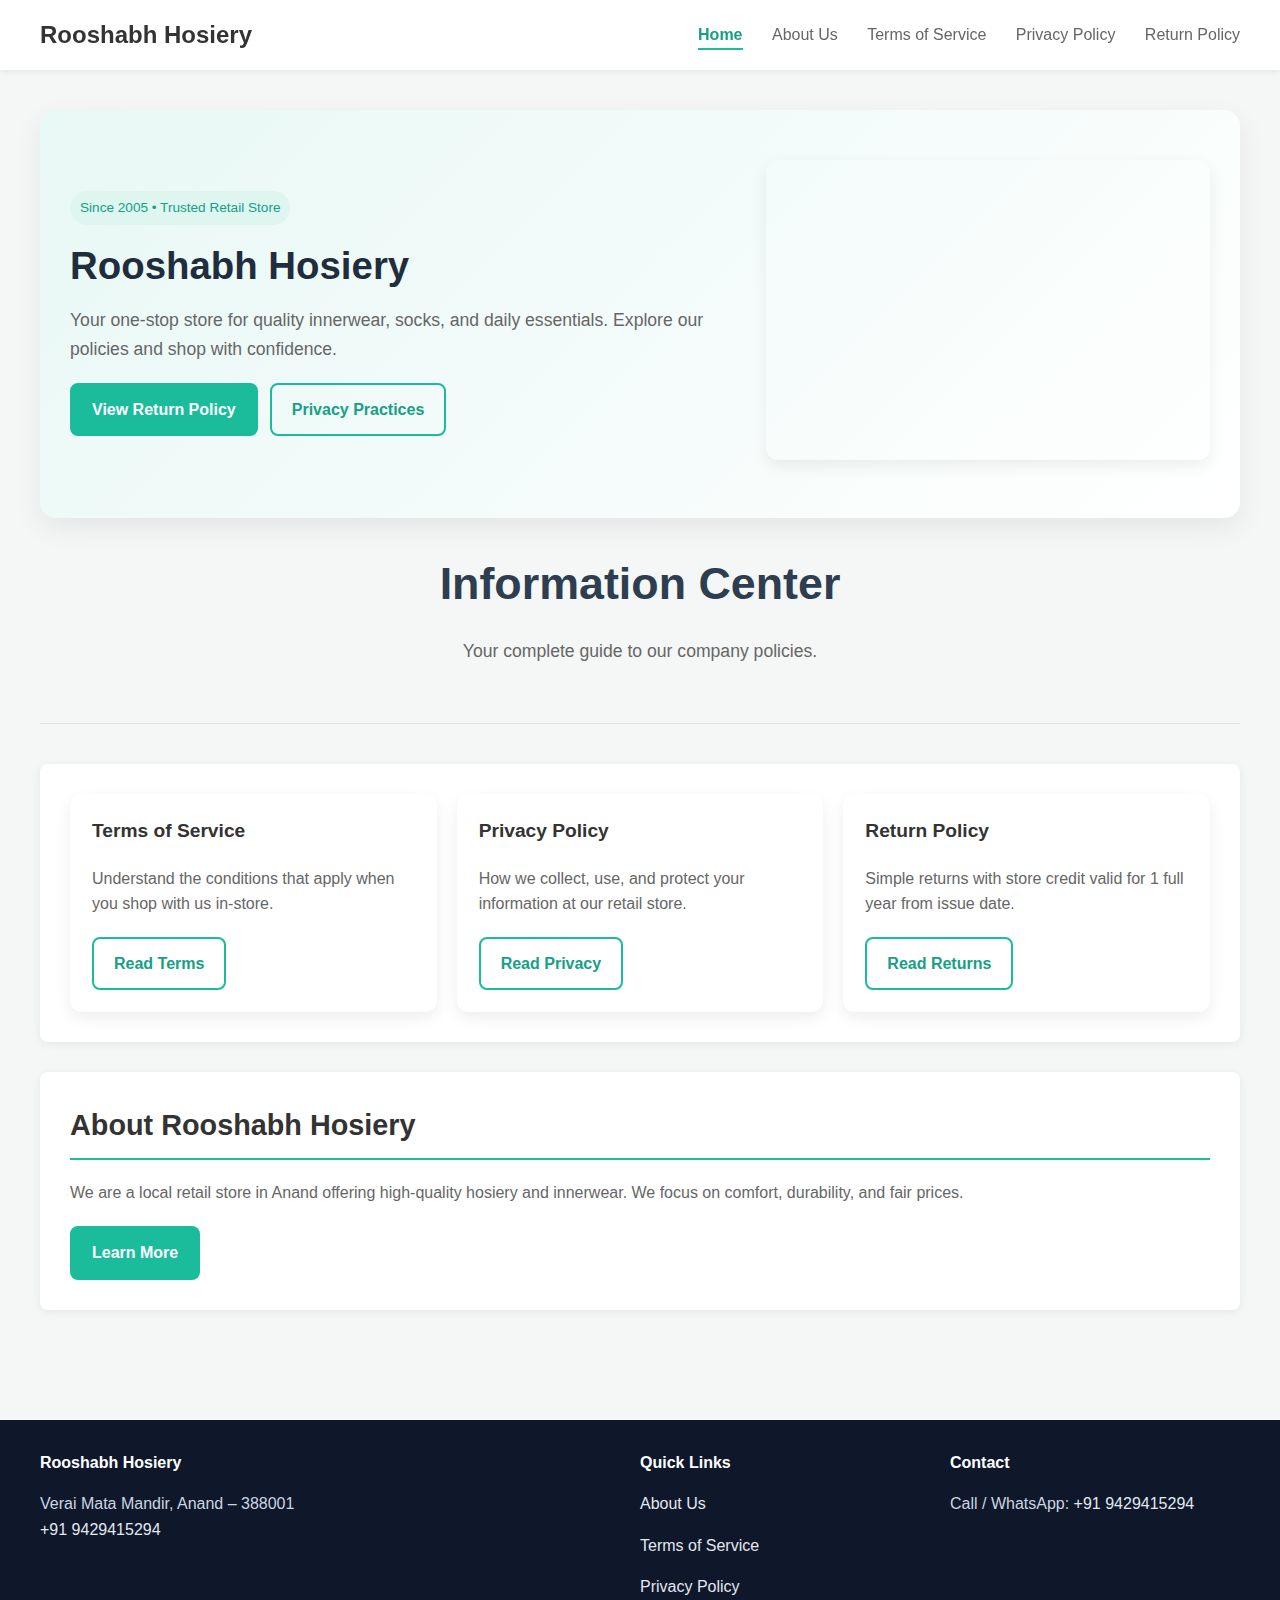
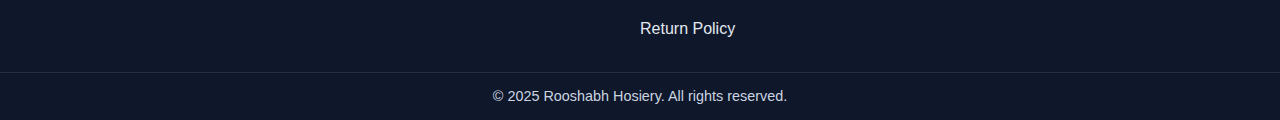
<file: index.html>
<!DOCTYPE html>
<html lang="en">
<head>
  <meta charset="UTF-8">
  <meta name="viewport" content="width=device-width, initial-scale=1.0">
  <title>Rooshabh Hosiery - Info Center</title>
  <link rel="stylesheet" href="style.css">
</head>
<body>
 <header class="header">
    <div class="header-content">
      <div class="logo">
        <a href="index.html">Rooshabh Hosiery</a>
      </div>
      <!-- Main Navigation Links -->
      <nav class="main-nav">
        <a href="index.html" class="active">Home</a>
        <a href="about.html">About Us</a>
        <a href="terms.html">Terms of Service</a>
        <a href="privacy.html">Privacy Policy</a>
        <a href="returns.html">Return Policy</a>
      </nav>
      <!-- Hamburger Menu Button -->
      <button class="hamburger-menu" aria-label="Toggle navigation">
        <span class="bar"></span>
        <span class="bar"></span>
        <span class="bar"></span>
      </button>
    </div>
  </header>

  <main class="main-content">
    <section class="hero">
      <div>
        <span class="hero-badge">Since 2005 • Trusted Retail Store</span>
        <h1>Rooshabh Hosiery</h1>
        <p>Your one-stop store for quality innerwear, socks, and daily essentials. Explore our policies and shop with confidence.</p>
        <div class="hero-cta">
          <a class="btn btn-primary" href="returns.html">View Return Policy</a>
          <a class="btn btn-outline" href="privacy.html">Privacy Practices</a>
        </div>
      </div>
      <div>
        <iframe src="https://www.google.com/maps/embed?pb=!1m14!1m12!1m3!1d230.29004983421387!2d72.95672777825997!3d22.55512469067091!2m3!1f0!2f0!3f0!3m2!1i1024!2i768!4f13.1!5e0!3m2!1sen!2sin!4v1757940597370!5m2!1sen!2sin" width="100%" height="300" style="border:0; border-radius:12px; box-shadow:0 6px 16px rgba(0,0,0,0.07);" allowfullscreen="" loading="lazy" referrerpolicy="no-referrer-when-downgrade"></iframe>
      </div>
    </section>

    <div class="page-header">
      <h1>Information Center</h1>
      <p>Your complete guide to our company policies.</p>
    </div>

    <section>
      <div class="card-grid">
        <div class="card">
          <h3>Terms of Service</h3>
          <p>Understand the conditions that apply when you shop with us in-store.</p>
          <p class="mt-20 mb-0"><a class="btn btn-outline" href="terms.html">Read Terms</a></p>
        </div>
        <div class="card">
          <h3>Privacy Policy</h3>
          <p>How we collect, use, and protect your information at our retail store.</p>
          <p class="mt-20 mb-0"><a class="btn btn-outline" href="privacy.html">Read Privacy</a></p>
        </div>
        <div class="card">
          <h3>Return Policy</h3>
          <p>Simple returns with store credit valid for 1 full year from issue date.</p>
          <p class="mt-20 mb-0"><a class="btn btn-outline" href="returns.html">Read Returns</a></p>
        </div>
      </div>
    </section>

    <section>
      <h2 class="mt-0">About Rooshabh Hosiery</h2>
      <p class="muted">We are a local retail store in Anand offering high-quality hosiery and innerwear. We focus on comfort, durability, and fair prices.</p>
      <p class="mt-20 mb-0"><a class="btn btn-primary" href="about.html">Learn More</a></p>
    </section>
  </main>

  <footer class="site-footer">
    <div class="footer-inner">
      <div>
        <h4>Rooshabh Hosiery</h4>
        <p class="mb-0">Verai Mata Mandir, Anand – 388001</p>
        <p class="mt-0"><a href="tel:+919429415294">+91 9429415294</a></p>
      </div>
      <div>
        <h4>Quick Links</h4>
        <p class="mb-0"><a href="about.html">About Us</a></p>
        <p class="mb-0"><a href="terms.html">Terms of Service</a></p>
        <p class="mb-0"><a href="privacy.html">Privacy Policy</a></p>
        <p class="mb-0"><a href="returns.html">Return Policy</a></p>
      </div>
      <div>
        <h4>Contact</h4>
        <p class="mb-0">Call / WhatsApp: <a href="tel:+919429415294">+91 9429415294</a></p>
      </div>
    </div>
    <div class="footer-bottom">© 2025 Rooshabh Hosiery. All rights reserved.</div>
  </footer>

  <script>
    // Select the button and the navigation menu from the document
    const hamburger = document.querySelector('.hamburger-menu');
    const navMenu = document.querySelector('.main-nav');

    // Add an event listener for clicks on the hamburger button
    hamburger.addEventListener('click', () => {
      // When clicked, add or remove the 'nav-open' class on the menu
      navMenu.classList.toggle('nav-open');
    });
  </script>
</body>
</html>
</file>
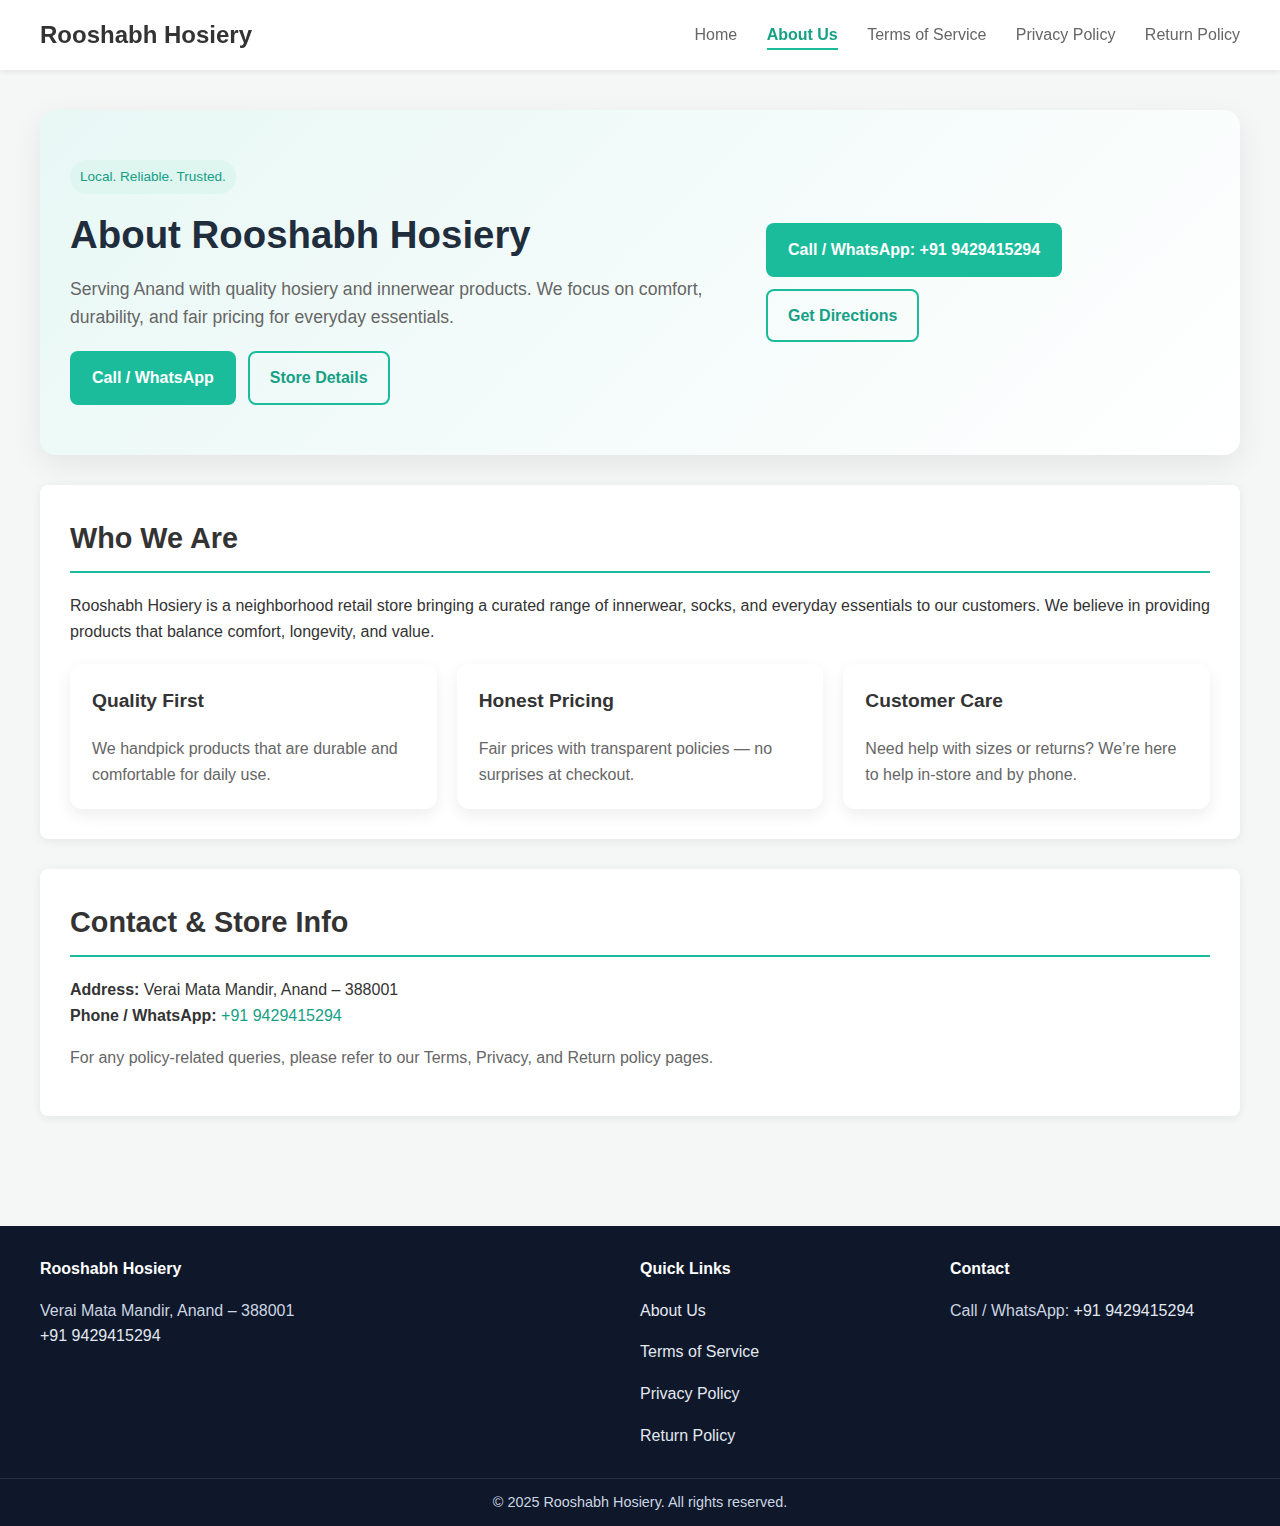
<file: about.html>
<!DOCTYPE html>
<html lang="en">
<head>
  <meta charset="UTF-8" />
  <meta name="viewport" content="width=device-width, initial-scale=1.0" />
  <title>About Us – Rooshabh Hosiery</title>
  <link rel="stylesheet" href="style.css" />
</head>
<body>
  <header class="header">
    <div class="header-content">
      <div class="logo">
        <a href="index.html">Rooshabh Hosiery</a>
      </div>
      <nav class="main-nav">
        <a href="index.html">Home</a>
        <a href="about.html" class="active">About Us</a>
        <a href="terms.html">Terms of Service</a>
        <a href="privacy.html">Privacy Policy</a>
        <a href="returns.html">Return Policy</a>
      </nav>
      <button class="hamburger-menu" aria-label="Toggle navigation">
        <span class="bar"></span>
        <span class="bar"></span>
        <span class="bar"></span>
      </button>
    </div>
  </header>

  <main class="main-content">
    <section class="hero">
      <div>
        <span class="hero-badge">Local. Reliable. Trusted.</span>
        <h1>About Rooshabh Hosiery</h1>
        <p>Serving Anand with quality hosiery and innerwear products. We focus on comfort, durability, and fair pricing for everyday essentials.</p>
        <div class="hero-cta">
          <a class="btn btn-primary" href="tel:+919429415294">Call / WhatsApp</a>
          <a class="btn btn-outline" href="#contact">Store Details</a>
        </div>
      </div>
      <div class="action-row">
        <a class="btn btn-primary" href="tel:+919429415294">Call / WhatsApp: +91 9429415294</a>
        <a class="btn btn-outline" target="_blank" rel="noopener" href="https://www.google.com/maps?q=Verai+Mata+Mandir,+Anand+388001">Get Directions</a>
      </div>
    </section>

    <section>
      <h2 class="mt-0">Who We Are</h2>
      <p>Rooshabh Hosiery is a neighborhood retail store bringing a curated range of innerwear, socks, and everyday essentials to our customers. We believe in providing products that balance comfort, longevity, and value.</p>
      <div class="card-grid mt-20">
        <div class="card">
          <h3>Quality First</h3>
          <p>We handpick products that are durable and comfortable for daily use.</p>
        </div>
        <div class="card">
          <h3>Honest Pricing</h3>
          <p>Fair prices with transparent policies — no surprises at checkout.</p>
        </div>
        <div class="card">
          <h3>Customer Care</h3>
          <p>Need help with sizes or returns? We’re here to help in-store and by phone.</p>
        </div>
      </div>
    </section>

    <section id="contact">
      <h2 class="mt-0">Contact & Store Info</h2>
      <p class="mb-0"><strong>Address:</strong> Verai Mata Mandir, Anand – 388001</p>
      <p class="mt-0"><strong>Phone / WhatsApp:</strong> <a href="tel:+919429415294">+91 9429415294</a></p>
      <p class="muted">For any policy-related queries, please refer to our Terms, Privacy, and Return policy pages.</p>
    </section>
  </main>

  <footer class="site-footer">
    <div class="footer-inner">
      <div>
        <h4>Rooshabh Hosiery</h4>
        <p class="mb-0">Verai Mata Mandir, Anand – 388001</p>
        <p class="mt-0"><a href="tel:+919429415294">+91 9429415294</a></p>
      </div>
      <div>
        <h4>Quick Links</h4>
        <p class="mb-0"><a href="about.html">About Us</a></p>
        <p class="mb-0"><a href="terms.html">Terms of Service</a></p>
        <p class="mb-0"><a href="privacy.html">Privacy Policy</a></p>
        <p class="mb-0"><a href="returns.html">Return Policy</a></p>
      </div>
      <div>
        <h4>Contact</h4>
        <p class="mb-0">Call / WhatsApp: <a href="tel:+919429415294">+91 9429415294</a></p>
      </div>
    </div>
    <div class="footer-bottom">© 2025 Rooshabh Hosiery. All rights reserved.</div>
  </footer>

  <script>
    const hamburger = document.querySelector('.hamburger-menu');
    const navMenu = document.querySelector('.main-nav');
    hamburger.addEventListener('click', () => {
      navMenu.classList.toggle('nav-open');
    });
  </script>
</body>
</html>
</file>
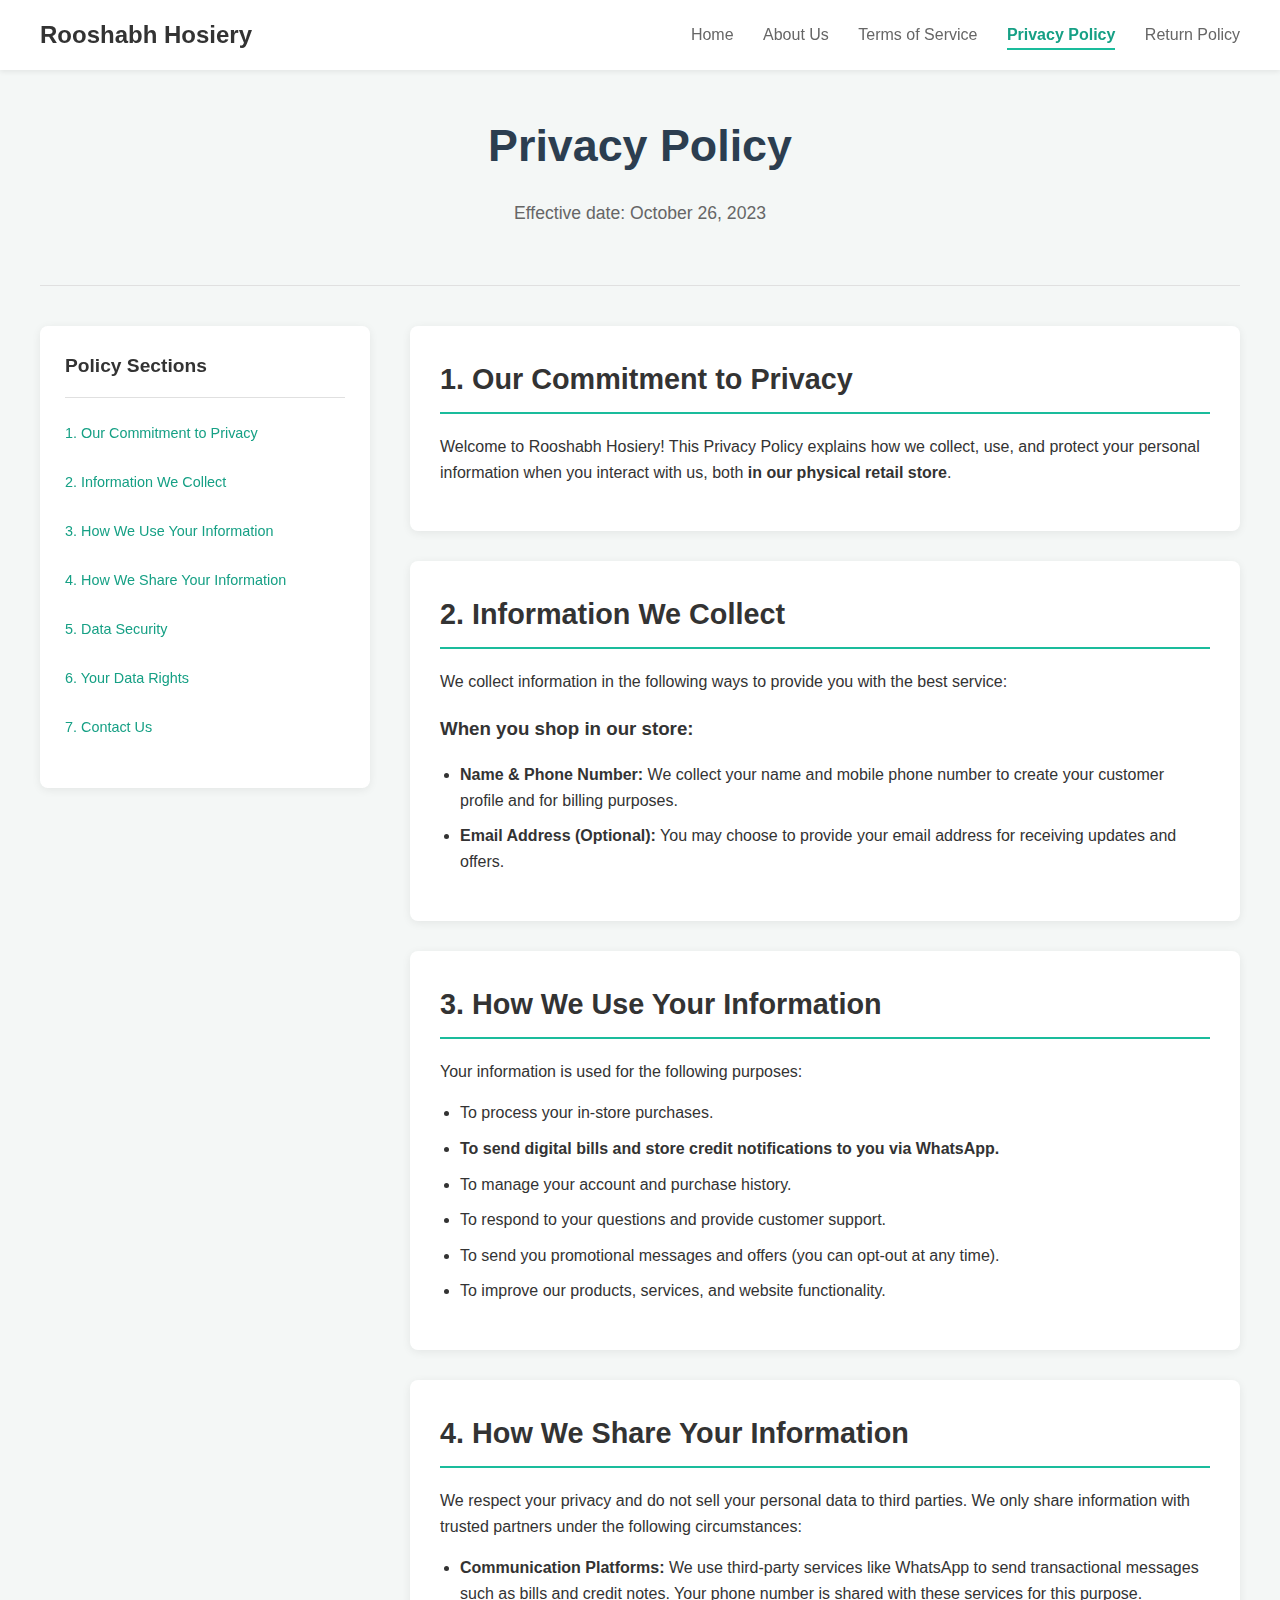
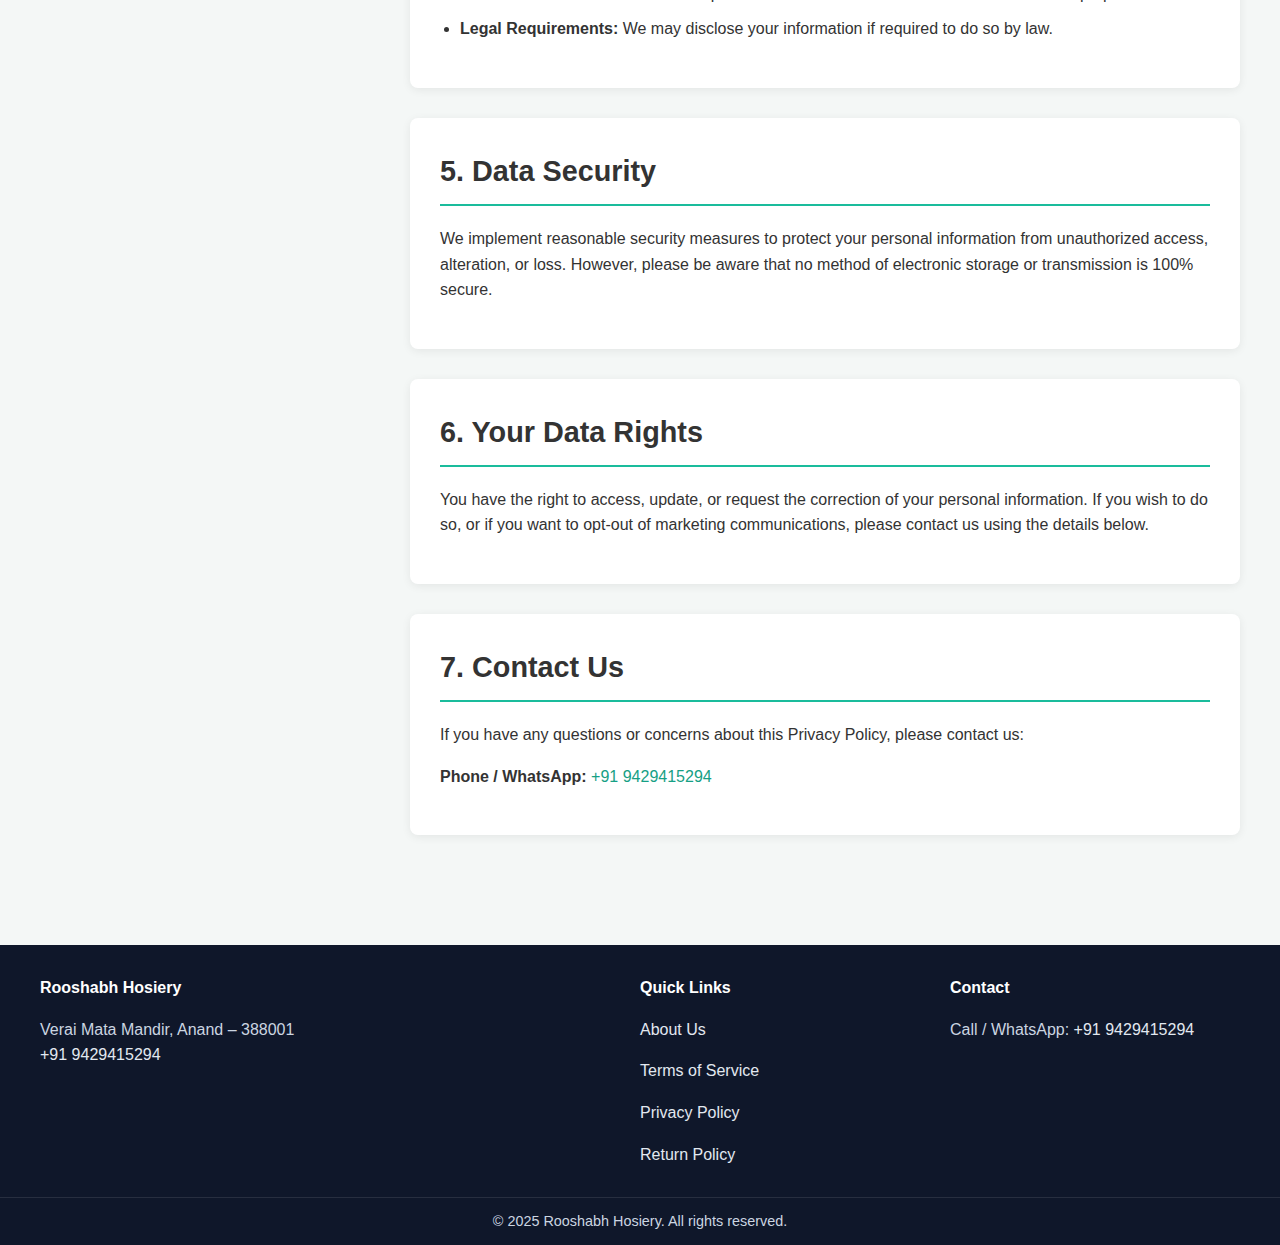
<file: privacy.html>
<!DOCTYPE html>
<html lang="en">
<head>
  <meta charset="UTF-8">
  <meta name="viewport" content="width=device-width, initial-scale=1.0">
  <title>Privacy Policy – Rooshabh Hosiery</title>
  <link rel="stylesheet" href="style.css">
</head>
<body>

  <header class="header">
    <div class="header-content">
      <div class="logo">
        <a href="index.html">Rooshabh Hosiery</a>
      </div>
      <nav class="main-nav">
        <a href="index.html">Home</a>
        <a href="about.html">About Us</a>
        <a href="terms.html">Terms of Service</a>
        <a href="privacy.html" class="active">Privacy Policy</a>
        <a href="returns.html">Return Policy</a>
      </nav>
      <button class="hamburger-menu" aria-label="Toggle navigation">
        <span class="bar"></span>
        <span class="bar"></span>
        <span class="bar"></span>
      </button>
    </div>
  </header>

  <main class="main-content">
    <div class="page-header">
      <h1>Privacy Policy</h1>
      <p>Effective date: October 26, 2023</p>
    </div>

    <div class="policy-layout">
      <!-- Updated Table of Contents for the new policy -->
      <aside class="toc-sidebar">
        <h3>Policy Sections</h3>
        <nav>
          <ul>
            <li><a href="#introduction">1. Our Commitment to Privacy</a></li>
            <li><a href="#collection">2. Information We Collect</a></li>
            <li><a href="#use">3. How We Use Your Information</a></li>
            <li><a href="#sharing">4. How We Share Your Information</a></li>
            <li><a href="#security">5. Data Security</a></li>
            <li><a href="#rights">6. Your Data Rights</a></li>
            <li><a href="#contact-us-privacy">7. Contact Us</a></li>
          </ul>
        </nav>
      </aside>

      <!-- Updated Content for the Retail Policy -->
      <div class="policy-content">
        <section id="introduction">
          <h2>1. Our Commitment to Privacy</h2>
          <p>Welcome to Rooshabh Hosiery! This Privacy Policy explains how we collect, use, and protect your personal information when you interact with us, both <strong>in our physical retail store</strong>.</p>
        </section>

        <section id="collection">
          <h2>2. Information We Collect</h2>
          <p>We collect information in the following ways to provide you with the best service:</p>
          
          <h3>When you shop in our store:</h3>
          <ul>
            <li><strong>Name & Phone Number:</strong> We collect your name and mobile phone number to create your customer profile and for billing purposes.</li>
            <li><strong>Email Address (Optional):</strong> You may choose to provide your email address for receiving updates and offers.</li>
          </ul>

          <!-- <h3>When you use our website:</h3>
          <ul>
            <li><strong>Contact & Shipping Information:</strong> When you place an order online, we collect your name, phone number, email, billing address, and shipping address.</li>
            <li><strong>Cookies & Usage Data:</strong> We may collect data about how you access and use our website to improve our online experience.</li>
          </ul> -->
        </section>

        <section id="use">
          <h2>3. How We Use Your Information</h2>
          <p>Your information is used for the following purposes:</p>
          <ul>
            <li>To process your in-store purchases.</li>
            <li><strong>To send digital bills and store credit notifications to you via WhatsApp.</strong></li>
            <li>To manage your account and purchase history.</li>
            <li>To respond to your questions and provide customer support.</li>
            <li>To send you promotional messages and offers (you can opt-out at any time).</li>
            <li>To improve our products, services, and website functionality.</li>
          </ul>
        </section>

        <section id="sharing">
          <h2>4. How We Share Your Information</h2>
          <p>We respect your privacy and do not sell your personal data to third parties. We only share information with trusted partners under the following circumstances:</p>
          <ul>
            <li><strong>Communication Platforms:</strong> We use third-party services like WhatsApp to send transactional messages such as bills and credit notes. Your phone number is shared with these services for this purpose.</li>
            <!-- <li><strong>Delivery Partners:</strong> For online orders, we share your name, address, and phone number with our courier partners to deliver your products.</li> -->
            <li><strong>Legal Requirements:</strong> We may disclose your information if required to do so by law.</li>
          </ul>
        </section>
        
        <section id="security">
            <h2>5. Data Security</h2>
            <p>We implement reasonable security measures to protect your personal information from unauthorized access, alteration, or loss. However, please be aware that no method of electronic storage or transmission is 100% secure.</p>
        </section>

        <section id="rights">
            <h2>6. Your Data Rights</h2>
            <p>You have the right to access, update, or request the correction of your personal information. If you wish to do so, or if you want to opt-out of marketing communications, please contact us using the details below.</p>
        </section>

        <section id="contact-us-privacy">
          <h2>7. Contact Us</h2>
          <p>If you have any questions or concerns about this Privacy Policy, please contact us:</p>
          <p>
            <!-- <strong>Email:</strong> <a href="mailto:your-email@rooshabhhosiery.com">your-email@rooshabhhosiery.com</a><br> -->
            <strong>Phone / WhatsApp:</strong> <a href="tel:+919429415294">+91 9429415294</a>
          </p>
        </section>
      </div>
    </div>
  </main>

  <footer class="site-footer">
    <div class="footer-inner">
      <div>
        <h4>Rooshabh Hosiery</h4>
        <p class="mb-0">Verai Mata Mandir, Anand – 388001</p>
        <p class="mt-0"><a href="tel:+919429415294">+91 9429415294</a></p>
      </div>
      <div>
        <h4>Quick Links</h4>
        <p class="mb-0"><a href="about.html">About Us</a></p>
        <p class="mb-0"><a href="terms.html">Terms of Service</a></p>
        <p class="mb-0"><a href="privacy.html">Privacy Policy</a></p>
        <p class="mb-0"><a href="returns.html">Return Policy</a></p>
      </div>
      <div>
        <h4>Contact</h4>
        <p class="mb-0">Call / WhatsApp: <a href="tel:+919429415294">+91 9429415294</a></p>
      </div>
    </div>
    <div class="footer-bottom">© 2025 Rooshabh Hosiery. All rights reserved.</div>
  </footer>

  <script>
    // JavaScript for the hamburger menu
    const hamburger = document.querySelector('.hamburger-menu');
    const navMenu = document.querySelector('.main-nav');

    hamburger.addEventListener('click', () => {
      navMenu.classList.toggle('nav-open');
    });
  </script>

</body>
</html>
</file>
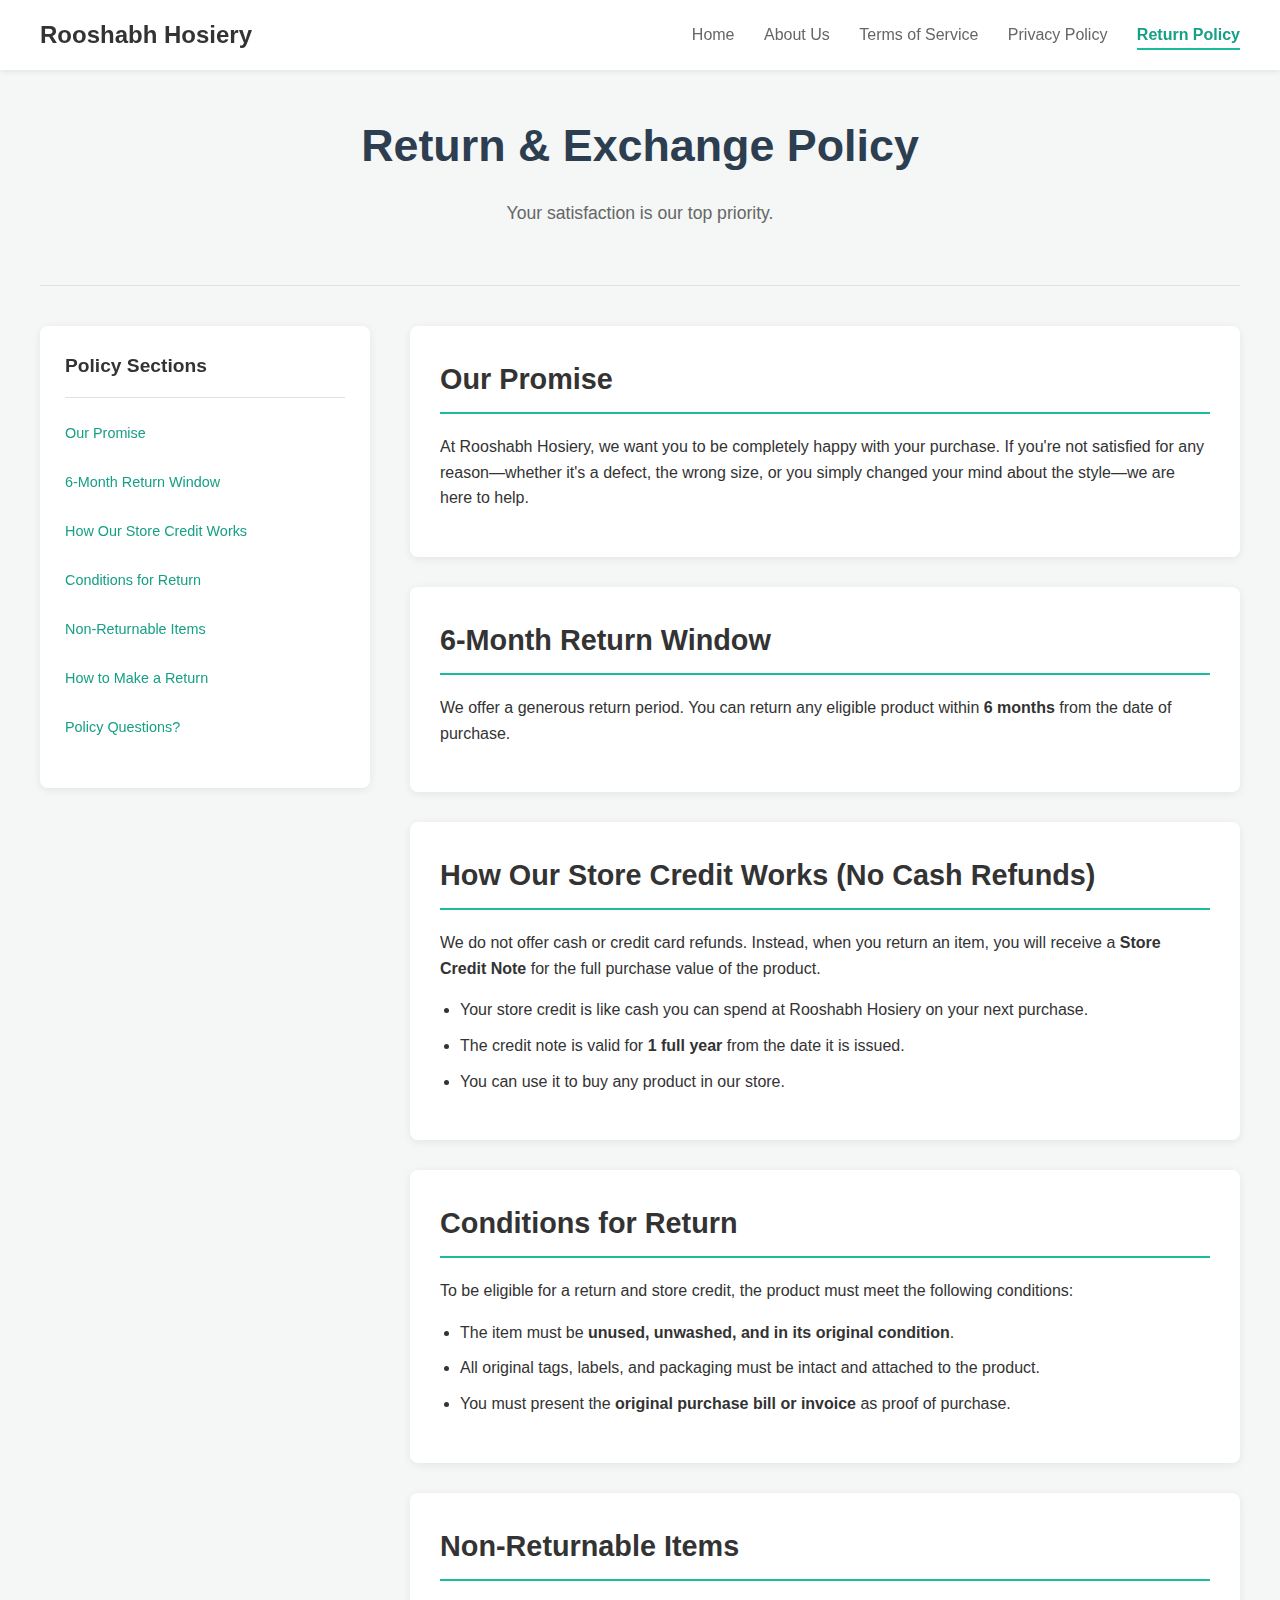
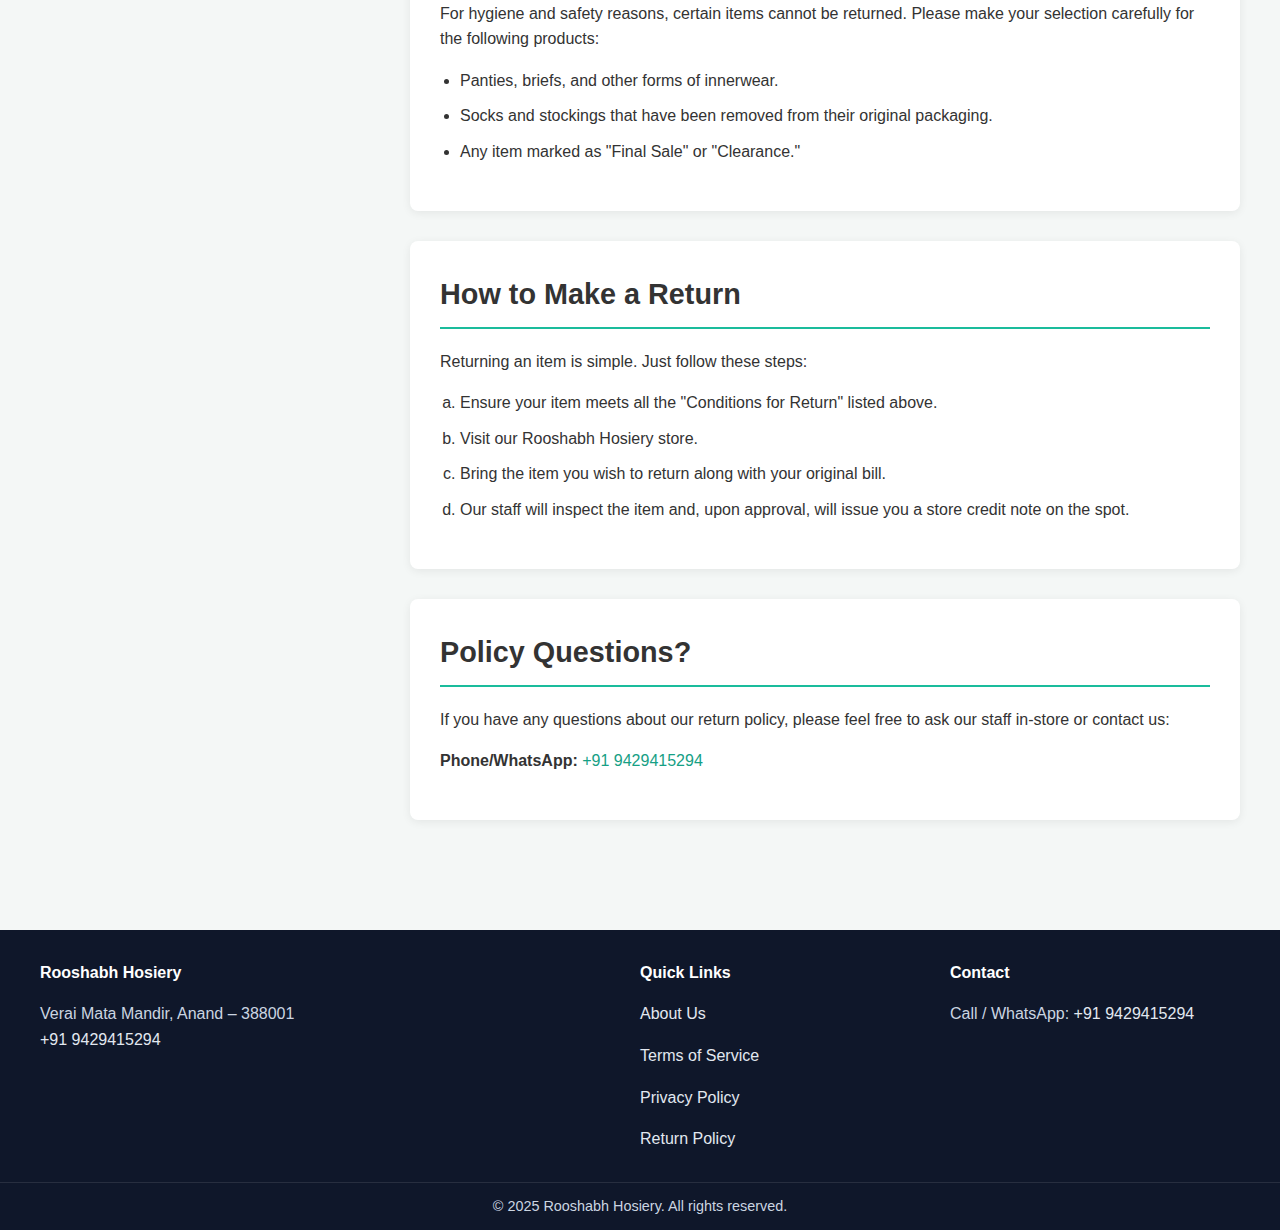
<file: returns.html>
<!DOCTYPE html>
<html lang="en">
<head>
  <meta charset="UTF-8">
  <meta name="viewport" content="width=device-width, initial-scale=1.0">
  <title>Return & Exchange Policy – Rooshabh Hosiery</title>
  <link rel="stylesheet" href="style.css">
</head>
<body>

  <header class="header">
    <div class="header-content">
      <div class="logo">
        <a href="index.html">Rooshabh Hosiery</a>
      </div>
      <nav class="main-nav">
        <a href="index.html">Home</a>
        <a href="about.html">About Us</a>
        <a href="terms.html">Terms of Service</a>
        <a href="privacy.html">Privacy Policy</a>
        <a href="returns.html" class="active">Return Policy</a>
      </nav>
      <button class="hamburger-menu" aria-label="Toggle navigation">
        <span class="bar"></span>
        <span class="bar"></span>
        <span class="bar"></span>
      </button>
    </div>
  </header>

  <main class="main-content">
    <div class="page-header">
      <h1>Return & Exchange Policy</h1>
      <p>Your satisfaction is our top priority.</p>
    </div>

    <div class="policy-layout">
      <!-- Updated Table of Contents for the new policy -->
      <aside class="toc-sidebar">
        <h3>Policy Sections</h3>
        <nav>
          <ul>
            <li><a href="#our-promise">Our Promise</a></li>
            <li><a href="#return-window">6-Month Return Window</a></li>
            <li><a href="#store-credit">How Our Store Credit Works</a></li>
            <li><a href="#conditions">Conditions for Return</a></li>
            <li><a href="#non-returnable">Non-Returnable Items</a></li>
            <li><a href="#how-to-return">How to Make a Return</a></li>
            <li><a href="#contact-us-returns">Policy Questions?</a></li>
          </ul>
        </nav>
      </aside>

      <!-- Updated Content for the Retail Policy -->
      <div class="policy-content">
        <section id="our-promise">
          <h2>Our Promise</h2>
          <p>At Rooshabh Hosiery, we want you to be completely happy with your purchase. If you're not satisfied for any reason—whether it's a defect, the wrong size, or you simply changed your mind about the style—we are here to help.</p>
        </section>

        <section id="return-window">
          <h2>6-Month Return Window</h2>
          <p>We offer a generous return period. You can return any eligible product within <strong>6 months</strong> from the date of purchase.</p>
        </section>

        <section id="store-credit">
          <h2>How Our Store Credit Works (No Cash Refunds)</h2>
          <p>We do not offer cash or credit card refunds. Instead, when you return an item, you will receive a <strong>Store Credit Note</strong> for the full purchase value of the product.</p>
          <ul>
            <li>Your store credit is like cash you can spend at Rooshabh Hosiery on your next purchase.</li>
            <li>The credit note is valid for <strong>1 full year</strong> from the date it is issued.</li>
            <li>You can use it to buy any product in our store.</li>
          </ul>
        </section>

        <section id="conditions">
          <h2>Conditions for Return</h2>
          <p>To be eligible for a return and store credit, the product must meet the following conditions:</p>
          <ul>
            <li>The item must be <strong>unused, unwashed, and in its original condition</strong>.</li>
            <li>All original tags, labels, and packaging must be intact and attached to the product.</li>
            <li>You must present the <strong>original purchase bill or invoice</strong> as proof of purchase.</li>
          </ul>
        </section>

        <section id="non-returnable">
          <h2>Non-Returnable Items</h2>
          <p>For hygiene and safety reasons, certain items cannot be returned. Please make your selection carefully for the following products:</p>
          <ul>
            <li>Panties, briefs, and other forms of innerwear.</li>
            <li>Socks and stockings that have been removed from their original packaging.</li>
            <li>Any item marked as "Final Sale" or "Clearance."</li>
          </ul>
        </section>

        <section id="how-to-return">
          <h2>How to Make a Return</h2>
          <p>Returning an item is simple. Just follow these steps:</p>
          <ol>
            <li>Ensure your item meets all the "Conditions for Return" listed above.</li>
            <li>Visit our Rooshabh Hosiery store.</li>
            <li>Bring the item you wish to return along with your original bill.</li>
            <li>Our staff will inspect the item and, upon approval, will issue you a store credit note on the spot.</li>
          </ol>
        </section>

        <section id="contact-us-returns">
          <h2>Policy Questions?</h2>
          <p>If you have any questions about our return policy, please feel free to ask our staff in-store or contact us:</p>
          <p>
            <!-- <strong>Email:</strong> <a href="mailto:your-email@rooshabhhosiery.com">your-email@rooshabhhosiery.com</a><br> -->
            <strong>Phone/WhatsApp:</strong> <a href="tel:+919429415294">+91 9429415294</a>
          </p>
        </section>
      </div>
    </div>
  </main>

  <footer class="site-footer">
    <div class="footer-inner">
      <div>
        <h4>Rooshabh Hosiery</h4>
        <p class="mb-0">Verai Mata Mandir, Anand – 388001</p>
        <p class="mt-0"><a href="tel:+919429415294">+91 9429415294</a></p>
      </div>
      <div>
        <h4>Quick Links</h4>
        <p class="mb-0"><a href="about.html">About Us</a></p>
        <p class="mb-0"><a href="terms.html">Terms of Service</a></p>
        <p class="mb-0"><a href="privacy.html">Privacy Policy</a></p>
        <p class="mb-0"><a href="returns.html">Return Policy</a></p>
      </div>
      <div>
        <h4>Contact</h4>
        <p class="mb-0">Call / WhatsApp: <a href="tel:+919429415294">+91 9429415294</a></p>
      </div>
    </div>
    <div class="footer-bottom">© 2025 Rooshabh Hosiery. All rights reserved.</div>
  </footer>

  <script>
    // JavaScript for the hamburger menu
    const hamburger = document.querySelector('.hamburger-menu');
    const navMenu = document.querySelector('.main-nav');

    hamburger.addEventListener('click', () => {
      navMenu.classList.toggle('nav-open');
    });
  </script>

</body>
</html>
</file>
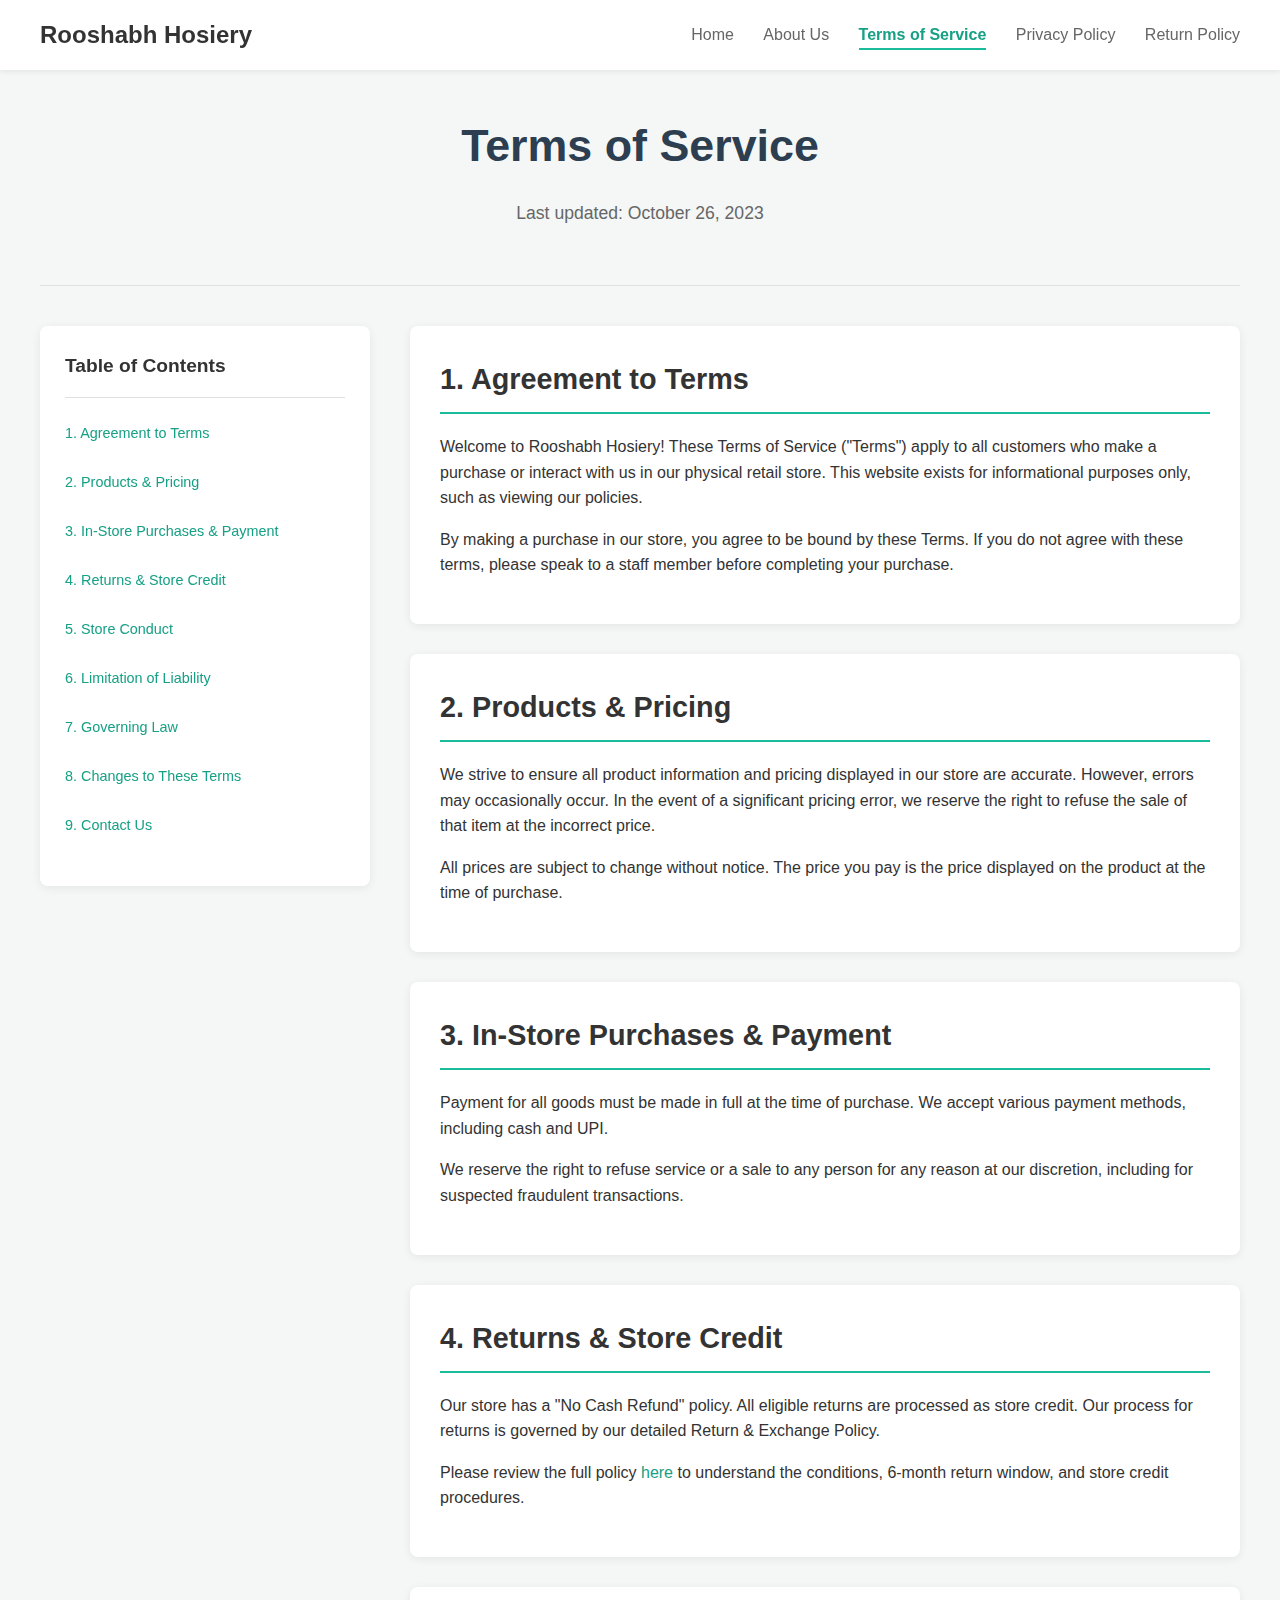
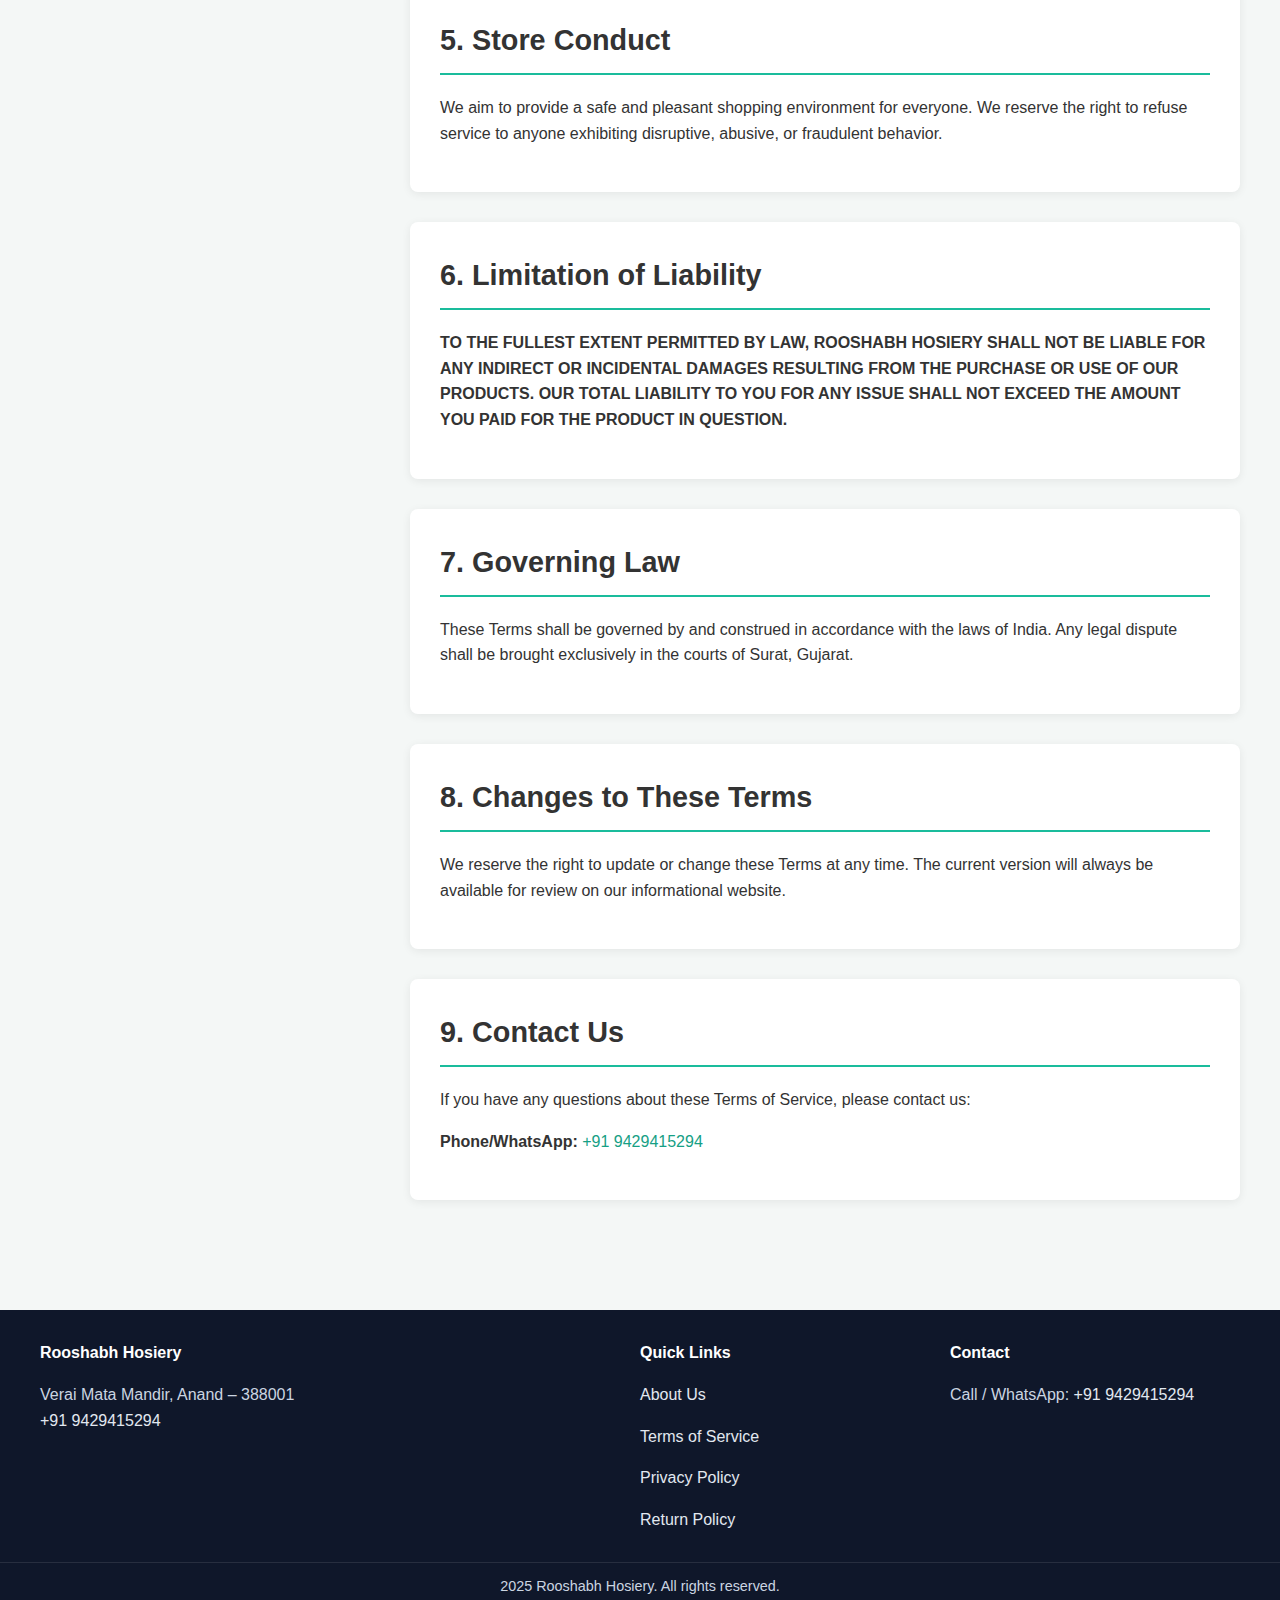
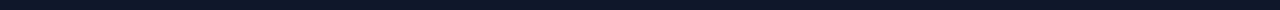
<file: terms.html>
<!DOCTYPE html>
<html lang="en">
<head>
  <meta charset="UTF-8" />
  <meta name="viewport" content="width=device-width, initial-scale=1.0" />
  <title>Terms of Service – Rooshabh Hosiery</title>
  <link rel="stylesheet" href="style.css">
</head>
<body>

  <header class="header">
    <div class="header-content">
      <div class="logo">
        <a href="index.html">Rooshabh Hosiery</a>
      </div>
      <nav class="main-nav">
        <a href="index.html">Home</a>
        <a href="about.html">About Us</a>
        <a href="terms.html" class="active">Terms of Service</a>
        <a href="privacy.html">Privacy Policy</a>
        <a href="returns.html">Return Policy</a>
      </nav>
      <button class="hamburger-menu" aria-label="Toggle navigation">
        <span class="bar"></span>
        <span class="bar"></span>
        <span class="bar"></span>
      </button>
    </div>
  </header>

  <main class="main-content">
    <div class="page-header">
      <h1>Terms of Service</h1>
      <p>Last updated: October 26, 2023</p>
    </div>

    <div class="policy-layout">
      <!-- Updated Table of Contents for the new policy -->
      <aside class="toc-sidebar">
        <h3>Table of Contents</h3>
        <nav>
          <ul>
            <li><a href="#agreement">1. Agreement to Terms</a></li>
            <li><a href="#products-pricing">2. Products & Pricing</a></li>
            <li><a href="#purchases-payment">3. In-Store Purchases & Payment</a></li>
            <li><a href="#returns-credit">4. Returns & Store Credit</a></li>
            <li><a href="#store-conduct">5. Store Conduct</a></li>
            <li><a href="#liability">6. Limitation of Liability</a></li>
            <li><a href="#governing-law">7. Governing Law</a></li>
            <li><a href="#changes-to-terms">8. Changes to These Terms</a></li>
            <li><a href="#contact-us">9. Contact Us</a></li>
          </ul>
        </nav>
      </aside>

      <!-- Updated Content for the In-Store Retail Policy -->
      <div class="policy-content">
        <section id="agreement">
          <h2>1. Agreement to Terms</h2>
          <p>Welcome to Rooshabh Hosiery! These Terms of Service ("Terms") apply to all customers who make a purchase or interact with us in our physical retail store. This website exists for informational purposes only, such as viewing our policies.</p>
          <p>By making a purchase in our store, you agree to be bound by these Terms. If you do not agree with these terms, please speak to a staff member before completing your purchase.</p>
        </section>

        <section id="products-pricing">
          <h2>2. Products & Pricing</h2>
          <p>We strive to ensure all product information and pricing displayed in our store are accurate. However, errors may occasionally occur. In the event of a significant pricing error, we reserve the right to refuse the sale of that item at the incorrect price.</p>
          <p>All prices are subject to change without notice. The price you pay is the price displayed on the product at the time of purchase.</p>
        </section>

        <section id="purchases-payment">
          <h2>3. In-Store Purchases & Payment</h2>
          <p>Payment for all goods must be made in full at the time of purchase. We accept various payment methods, including cash and UPI.</p>
          <p>We reserve the right to refuse service or a sale to any person for any reason at our discretion, including for suspected fraudulent transactions.</p>
        </section>

        <section id="returns-credit">
          <h2>4. Returns & Store Credit</h2>
          <p>Our store has a "No Cash Refund" policy. All eligible returns are processed as store credit. Our process for returns is governed by our detailed Return & Exchange Policy.</p>
          <p>Please review the full policy <a href="returns.html">here</a> to understand the conditions, 6-month return window, and store credit procedures.</p>
        </section>

        <section id="store-conduct">
          <h2>5. Store Conduct</h2>
          <p>We aim to provide a safe and pleasant shopping environment for everyone. We reserve the right to refuse service to anyone exhibiting disruptive, abusive, or fraudulent behavior.</p>
        </section>

        <section id="liability">
          <h2>6. Limitation of Liability</h2>
          <p class="uppercase-text">To the fullest extent permitted by law, Rooshabh Hosiery shall not be liable for any indirect or incidental damages resulting from the purchase or use of our products. Our total liability to you for any issue shall not exceed the amount you paid for the product in question.</p>
        </section>

        <section id="governing-law">
          <h2>7. Governing Law</h2>
          <p>These Terms shall be governed by and construed in accordance with the laws of India. Any legal dispute shall be brought exclusively in the courts of Surat, Gujarat.</p>
        </section>

        <section id="changes-to-terms">
          <h2>8. Changes to These Terms</h2>
          <p>We reserve the right to update or change these Terms at any time. The current version will always be available for review on our informational website.</p>
        </section>

        <section id="contact-us">
          <h2>9. Contact Us</h2>
          <p>If you have any questions about these Terms of Service, please contact us:</p>
          <p>
            <!-- <strong>Email:</strong> <a href="mailto:your-email@rooshabhhosiery.com">your-email@rooshabhhosiery.com</a><br> -->
            <strong>Phone/WhatsApp:</strong> <a href="tel:+919429415294">+91 9429415294</a>
          </p>
        </section>
      </div>
    </div>
  </main>

  <footer class="site-footer">
    <div class="footer-inner">
      <div>
        <h4>Rooshabh Hosiery</h4>
        <p class="mb-0">Verai Mata Mandir, Anand – 388001</p>
        <p class="mt-0"><a href="tel:+919429415294">+91 9429415294</a></p>
      </div>
      <div>
        <h4>Quick Links</h4>
        <p class="mb-0"><a href="about.html">About Us</a></p>
        <p class="mb-0"><a href="terms.html">Terms of Service</a></p>
        <p class="mb-0"><a href="privacy.html">Privacy Policy</a></p>
        <p class="mb-0"><a href="returns.html">Return Policy</a></p>
      </div>
      <div>
        <h4>Contact</h4>
        <p class="mb-0">Call / WhatsApp: <a href="tel:+919429415294">+91 9429415294</a></p>
      </div>
    </div>
    <div class="footer-bottom"> 2025 Rooshabh Hosiery. All rights reserved.</div>
  </footer>

  <script>
    // JavaScript for the hamburger menu
    const hamburger = document.querySelector('.hamburger-menu');
    const navMenu = document.querySelector('.main-nav');

    hamburger.addEventListener('click', () => {
      navMenu.classList.toggle('nav-open');
    });
  </script>

</body>
</html>
</file>
<file: style.css>
/* ==== GLOBAL STYLES & VARIABLES ==== */
:root {
  --header-bg: #ffffff;
  --primary-color: #1abc9c;
  --primary-color-dark: #16a085;
  --text-color: #333;
  --muted-text-color: #666;
  --bg-color: #f4f7f6;
  --border-color: #e0e0e0;
  --white-color: #ffffff;
  --shadow-color: rgba(0, 0, 0, 0.07);
  --header-height: 70px;
}

body {
  margin: 0;
  font-family: -apple-system, BlinkMacSystemFont, "Segoe UI", Roboto, "Helvetica Neue", Arial, sans-serif;
  background-color: var(--bg-color);
  color: var(--text-color);
  line-height: 1.6;
}

a {
  color: var(--primary-color-dark);
  text-decoration: none;
  transition: color 0.2s;
}
a:hover {
  text-decoration: underline;
  color: var(--primary-color);
}

/* ==== HEADER NAVIGATION ==== */
.header {
  background-color: var(--header-bg);
  box-shadow: 0 2px 5px var(--shadow-color);
  height: var(--header-height);
  position: sticky;
  top: 0;
  z-index: 1000;
}

.header-content {
  max-width: 1200px;
  margin: 0 auto;
  padding: 0 20px;
  height: 100%;
  display: flex;
  justify-content: space-between;
  align-items: center;
}

.logo a {
  font-size: 1.5rem;
  font-weight: 700;
  color: var(--text-color);
}
.logo a:hover {
  text-decoration: none;
}

.main-nav a {
  margin-left: 25px;
  font-weight: 500;
  color: var(--muted-text-color);
  padding-bottom: 5px;
  border-bottom: 2px solid transparent;
}
.main-nav a:hover {
  color: var(--text-color);
  text-decoration: none;
}
.main-nav a.active {
  color: var(--primary-color-dark);
  font-weight: 700;
  border-bottom: 2px solid var(--primary-color);
}

/* ==== MAIN CONTENT & PAGE STRUCTURE ==== */
.main-content {
  max-width: 1200px;
  margin: 0 auto;
  padding: 40px 20px;
}

.page-header {
  text-align: center;
  padding-bottom: 40px;
  margin-bottom: 40px;
  border-bottom: 1px solid var(--border-color);
}
.page-header h1 {
  font-size: 2.8rem;
  font-weight: 700;
  color: #2c3e50;
  margin: 0 0 10px;
}
.page-header p {
  color: var(--muted-text-color);
  font-size: 1.1rem;
}

section {
  background: var(--white-color);
  padding: 30px;
  margin-bottom: 30px;
  border-radius: 8px;
  box-shadow: 0 2px 10px var(--shadow-color);
}
section h2 {
  font-size: 1.8rem;
  border-bottom: 2px solid var(--primary-color);
  padding-bottom: 10px;
  margin-top: 0;
  margin-bottom: 20px;
}

ul, ol { padding-left: 20px; }
li { margin-bottom: 10px; }

/* ==== TWO-COLUMN POLICY PAGE LAYOUT ==== */
.policy-layout {
  display: flex;
  gap: 40px;
}

.toc-sidebar {
  flex: 0 0 280px;
  position: sticky;
  top: calc(var(--header-height) + 30px); /* Position below sticky header */
  align-self: flex-start;
  max-height: calc(100vh - var(--header-height) - 60px);
  overflow-y: auto;
  background-color: var(--white-color);
  padding: 25px;
  border-radius: 8px;
  box-shadow: 0 2px 10px var(--shadow-color);
}
.toc-sidebar h3 {
  margin-top: 0;
  font-size: 1.2rem;
  border-bottom: 1px solid var(--border-color);
  padding-bottom: 15px;
  margin-bottom: 15px;
}
.toc-sidebar ul { list-style: none; padding: 0; }
.toc-sidebar li a { display: block; padding: 8px 0; font-size: 0.9rem; }

.policy-content {
  flex: 1;
  min-width: 0;
}
.policy-content section {
  scroll-margin-top: calc(var(--header-height) + 20px);
}
.policy-content ol { list-style-type: lower-alpha; }

.uppercase-text {
  text-transform: uppercase;
  font-weight: 600;
}

/* ==== NEW: HAMBURGER MENU STYLES ==== */
.hamburger-menu {
  display: none; /* Hidden on desktop */
  flex-direction: column;
  justify-content: space-around;
  width: 28px;
  height: 28px;
  background: transparent;
  border: none;
  cursor: pointer;
  padding: 0;
  z-index: 10;
}

.hamburger-menu .bar {
  width: 28px;
  height: 3px;
  background-color: var(--text-color);
  border-radius: 2px;
  transition: all 0.3s ease-in-out;
}

/* ==== RESPONSIVE DESIGN (UPDATED) ==== */
@media (max-width: 768px) {
  .header-content {
    padding: 0 15px;
  }
  
  .hamburger-menu {
    display: flex; /* Show the hamburger on mobile */
  }

  .main-nav {
    display: none; /* Hide nav links by default on mobile */
    position: absolute;
    top: var(--header-height); /* Position it right below the header */
    left: 0;
    width: 100%;
    background-color: var(--header-bg);
    flex-direction: column;
    align-items: center;
    box-shadow: 0 4px 5px var(--shadow-color);
    padding: 10px 0;
  }
  
  /* This class will be added by JavaScript to show the menu */
  .main-nav.nav-open {
    display: flex;
  }
  
  .main-nav a {
    margin: 10px 0;
    width: 100%;
    text-align: center;
    padding: 10px 0;
  }
  .main-nav a.active {
    border-bottom: none; /* Remove border for mobile view */
    background-color: var(--bg-color);
  }

  .page-header h1 { font-size: 2.2rem; }
  section h2 { font-size: 1.5rem; }
}

/* ==== ENHANCEMENTS: HERO, BUTTONS, CARDS, FOOTER, UTILITIES ==== */
/* Buttons */
.btn {
  display: inline-block;
  padding: 12px 20px;
  border-radius: 8px;
  font-weight: 600;
  border: 2px solid transparent;
  transition: all 0.2s ease-in-out;
}
.btn-primary {
  background: var(--primary-color);
  color: #fff;
}
.btn-primary:hover { background: var(--primary-color-dark); text-decoration: none; }
.btn-outline {
  background: transparent;
  border-color: var(--primary-color);
  color: var(--primary-color-dark);
}
.btn-outline:hover { background: var(--primary-color); color: #fff; text-decoration: none; }

/* Hero section */
.hero {
  background: linear-gradient(135deg, #e8f8f5 0%, #ffffff 100%);
  border-radius: 16px;
  padding: 50px 30px;
  display: grid;
  grid-template-columns: 1.2fr 0.8fr;
  align-items: center;
  gap: 30px;
  box-shadow: 0 10px 30px var(--shadow-color);
}
.hero h1 { font-size: 2.4rem; margin: 0 0 10px; color: #1f2d3d; }
.hero p { font-size: 1.1rem; color: var(--muted-text-color); margin: 0 0 20px; }
.hero-cta { display: flex; gap: 12px; flex-wrap: wrap; }
.hero-badge {
  display: inline-block;
  font-size: 0.85rem;
  padding: 6px 10px;
  border-radius: 999px;
  background: #def5f0;
  color: var(--primary-color-dark);
  margin-bottom: 10px;
}

/* Feature cards */
.card-grid {
  display: grid;
  grid-template-columns: repeat(3, 1fr);
  gap: 20px;
}
.card {
  background: var(--white-color);
  border-radius: 12px;
  padding: 22px;
  box-shadow: 0 6px 16px var(--shadow-color);
}
.card h3 { margin-top: 0; font-size: 1.2rem; }
.card p { margin-bottom: 0; color: var(--muted-text-color); }

/* Contact strip */
.contact-strip {
  display: flex;
  align-items: center;
  justify-content: space-between;
  gap: 16px;
  background: #ffffff;
  border: 1px solid var(--border-color);
  border-radius: 12px;
  padding: 16px 20px;
  box-shadow: 0 4px 10px var(--shadow-color);
}
.contact-strip .info { color: var(--muted-text-color); }

/* Footer */
.site-footer {
  margin-top: 40px;
  background: #0f172a;
  color: #cbd5e1;
}
.site-footer .footer-inner {
  max-width: 1200px;
  margin: 0 auto;
  padding: 30px 20px;
  display: grid;
  grid-template-columns: 2fr 1fr 1fr;
  gap: 20px;
}
.site-footer a { color: #e2e8f0; }
.site-footer h4 { margin: 0 0 10px; color: #ffffff; }
.footer-bottom {
  border-top: 1px solid rgba(255,255,255,0.1);
  padding: 12px 20px;
  text-align: center;
  font-size: 0.9rem;
}

/* Utilities */
.container { max-width: 1200px; margin: 0 auto; padding: 0 20px; }
.muted { color: var(--muted-text-color); }
.mb-0 { margin-bottom: 0; }
.mt-0 { margin-top: 0; }
.mt-20 { margin-top: 20px; }
.mb-20 { margin-bottom: 20px; }

/* Action row (alternative to contact-strip) */
.action-row {
  display: flex;
  gap: 12px;
  align-items: center;
  flex-wrap: wrap;
}

/* Responsive: policy layout stacks on small screens */
@media (max-width: 992px) {
  .hero { grid-template-columns: 1fr; }
  .card-grid { grid-template-columns: repeat(2, 1fr); }
}
@media (max-width: 768px) {
  .policy-layout { flex-direction: column; }
  .toc-sidebar {
    position: static;
    width: 100%;
    max-height: none;
  }
  .card-grid { grid-template-columns: 1fr; }
  .site-footer .footer-inner { grid-template-columns: 1fr; }
  .contact-strip { flex-direction: column; align-items: flex-start; }
  .action-row { flex-direction: column; align-items: stretch; }
}
</file>
